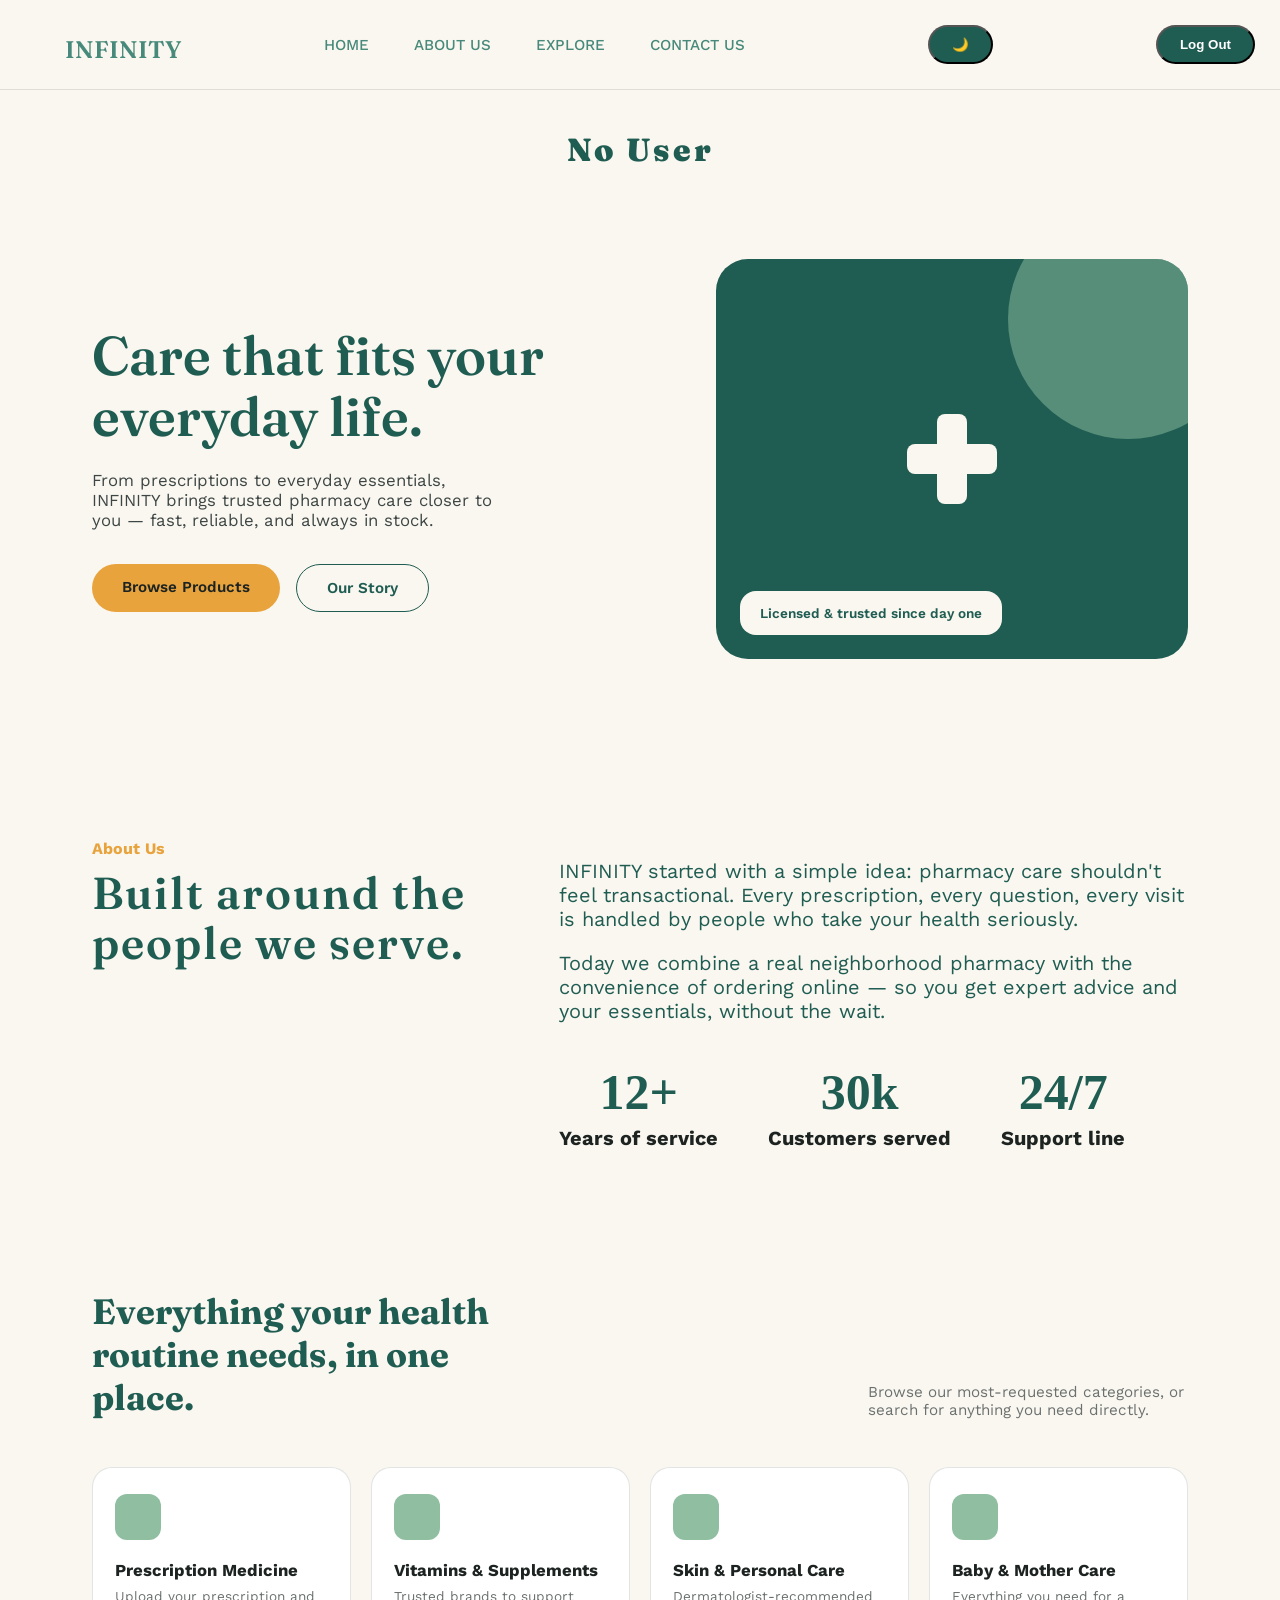
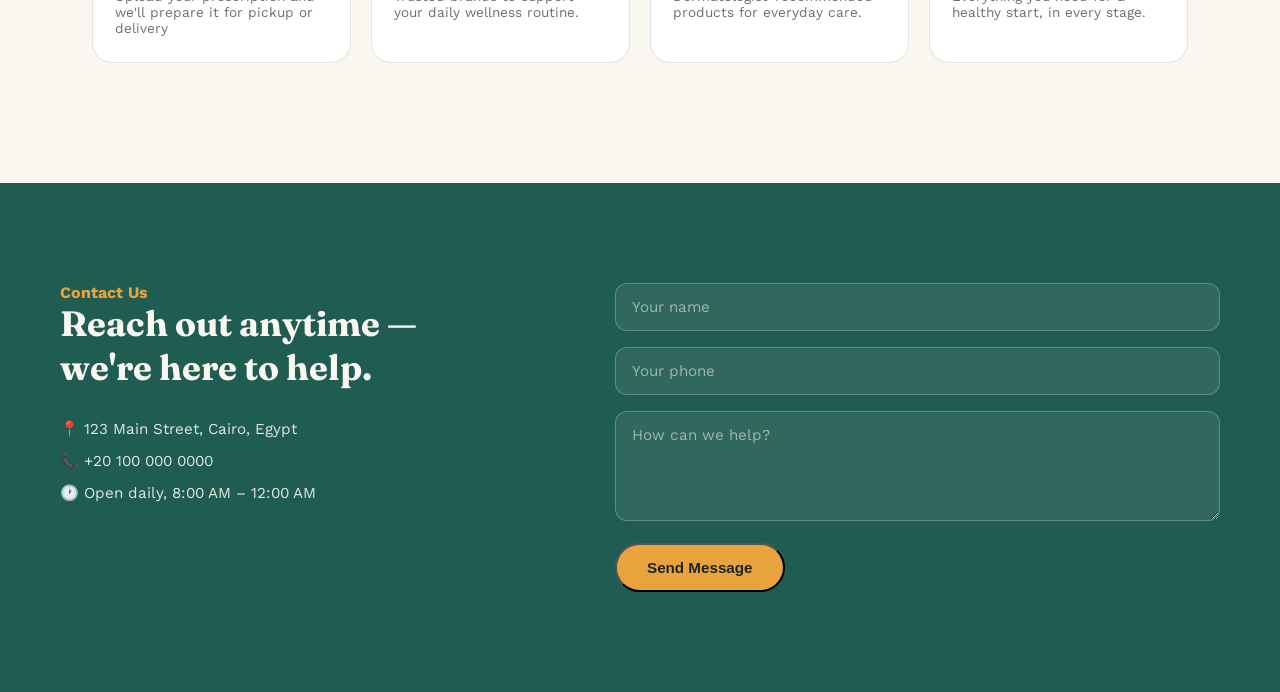
<file: wb.html>
<!DOCTYPE html>
<html lang="en">

<head>
    <meta charset="UTF-8">
    <meta name="viewport" content="width=device-width, initial-scale=1.0">
    <title>INFINITY</title>
    <link rel="stylesheet" href="wb.css">
    <link
        href="https://fonts.googleapis.com/css2?family=Fraunces:opsz,wght@9..144,400;9..144,500;9..144,600;9..144,700&family=Work+Sans:wght@400;500;600;700&display=swap"
        rel="stylesheet">
    <link rel="preconnect" href="https://fonts.googleapis.com">
    <link rel="preconnect" href="https://fonts.gstatic.com" crossorigin>
</head>

<body onload="check()">
<nav class="bar">
    <h2>INFINITY</h2>
    <ul id="navLinks">
        <li><a href="#home">HOME</a></li>
        <li><a href="#about">ABOUT US</a></li>
        <li><a href="#explore">EXPLORE</a></li>
        <li><a href="#contact">CONTACT US</a></li>
    </ul>
    <button id="themeToggle">🌙</button>
    <button id="#" onclick="logout()">Log Out</button>
    <button id="hamburger" class="ham-btn">☰</button>
</nav>
    <h2 id="viewname" class="head">No User</h2>
    <section id="home" class="mm">
        <div>
            <h1>Care that fits your everyday life.</h1>
            <p>From prescriptions to everyday essentials, INFINITY brings trusted pharmacy care closer to you — fast,
                reliable, and always in stock.</p>

            <div class="actions">
                <a href="" class="btnone">Browse Products</a>
                <a href="" class="btntwo">Our Story</a>
            </div>

        </div>
        <div class="isual">
            <div class="cross"></div>
            <div class="hero-badge">Licensed &amp; trusted since day one</div>
        </div>
    </section>

    <section class="about" id="about">
        <div>
            <div class="section-label">About Us</div>
            <h2 class="uu">Built around the people we serve.</h2>
        </div>
        <div class="about-copy">
            <p>INFINITY started with a simple idea: pharmacy care shouldn't feel transactional. Every prescription,
                every question, every visit is handled by people who take your health seriously.</p>
            <p>Today we combine a real neighborhood pharmacy with the convenience of ordering online — so you get expert
                advice and your essentials, without the wait.</p>
            <div class="about-stats">
                <div>
                    <div class="stat-num">12+</div>
                    <div class="stat-label">Years of service</div>
                </div>
                <div>
                    <div class="stat-num">30k</div>
                    <div class="stat-label">Customers served</div>
                </div>
                <div>
                    <div class="stat-num">24/7</div>
                    <div class="stat-label">Support line</div>
                </div>
            </div>
        </div>
    </section>

    <section class="explore" id="explore">
        <div class="explore-head">
            <h2>Everything your health routine needs, in one place.</h2>
            <p>Browse our most-requested categories, or search for anything you need directly.</p>
        </div>
        <div class="product-grid">
            <div class="product-card">
                <div class="dot"></div>
                <h3>Prescription Medicine </h3>
                <p>Upload your prescription and we'll prepare it for pickup or delivery</p>
            </div>

            <div class="product-card">
                <div class="dot"></div>
                <h3>Vitamins & Supplements</h3>
                <p>Trusted brands to support your daily wellness routine.</p>
            </div>

            <div class="product-card">
                <div class="dot"></div>
                <h3>Skin & Personal Care </h3>
                <p>Dermatologist-recommended products for everyday care.</p>
            </div>

            <div class="product-card">
                <div class="dot"></div>
                <h3>Baby & Mother Care </h3>
                <p>Everything you need for a healthy start, in every stage.</p>
            </div>
        </div>


    </section>


    <section class="contact" id="contact">
        <div class="contact-inner">
            <div>
                <div class="section-label">Contact Us</div>
                <h2>Reach out anytime — we're here to help.</h2>
                <div class="contact-info">
                    <div>📍 123 Main Street, Cairo, Egypt</div>
                    <div>📞 +20 100 000 0000</div>
                    <div>🕐 Open daily, 8:00 AM – 12:00 AM</div>
                </div>
            </div>
            <form onsubmit="sendToWhatsApp(event)">
                <input type="text" placeholder="Your name" id="name">
                <input type="tel" placeholder="Your phone" id="email">
                <textarea placeholder="How can we help?" id="area"></textarea>
                <button type="submit" class="btnone">Send Message</button>
            </form>
        </div>
    </section>

    <script>
        function check() {
            let name = localStorage.getItem("play");
            if (name) {
                document.getElementById("viewname").innerText = "Welcome Back " + name;
            }
        }

        function logout() {
            localStorage.removeItem("play");
            window.location = "index.html";
        }

        function toggleTheme() {
            let html = document.documentElement;
            let current = html.getAttribute("data-theme");

            if (current === "dark") {
                html.setAttribute("data-theme", "light");
            } else {
                html.setAttribute("data-theme", "dark");
            }
        }

        document.getElementById("themeToggle").addEventListener("click", toggleTheme);

        function toggleMenu() {
            document.getElementById("navLinks").classList.toggle("show");
        }

        document.getElementById("hamburger").addEventListener("click", toggleMenu);

        function sendToWhatsApp(event) {
            event.preventDefault();
            let name = document.getElementById("name").value;
            let email = document.getElementById("email").value;
            let message = document.getElementById("area").value;

            let text = "New Message From " + name + '\n' + "The Phone is: " + email + '\n' + "The Message is: " + message;

            let pn = "201211196313";

            let url = "https://wa.me/" + pn + "?text=" + encodeURIComponent(text);

            window.open(url, "_blank");
        }
    </script>
</body>

</html>
</file>
<file: wb.css>
* {
   padding: 0;
   margin: 0;
   box-sizing: border-box;
   scroll-behavior: smooth;
 }

 :root {

   --cream: #FAF7F0;
   --deep-teal: #1F5C52;
   --sage: #8FBFA0;
   --amber: #E8A33D;
   --ink: #1C2321;
   --line: rgba(28, 35, 33, 0.12);
   --font-display: 'Fraunces', serif;
   --font-body: 'Work Sans', sans-serif;
   --font: 'Lucida Sans', 'Lucida Sans Regular', 'Lucida Grande', 'Lucida Sans Unicode', Geneva, Verdana, sans-serif;

 }

 [data-theme="dark"] {
  --cream: #14201D;
  --deep-teal: #5FAE9B;
  --sage: #6FA898;
  --amber: #E8A33D;
  --ink: #EDEBE6;
  --line: rgba(250, 247, 240, 0.12);
}
 .head {
   font-family: var(--font-display);
   font-size: 32px;
   font-weight: 900;
   padding: 10px 0;
   color: var(--deep-teal);
   font-style: var(--font);
   display: flex;
   justify-content: center;
   align-items: center;
   margin-top: 30px;
   border-radius: 20px;
   letter-spacing: 3px;
 }

 body {
   scroll-behavior: smooth;
   font-family: var(--font-body);
   background: var(--cream);
 }
.ham{
  border-radius: 50%;
  background-color: #E8A33D;
  padding: 30px;
}

/* زرار الهمبرجر: مخفي على الشاشات الكبيرة، هيظهر بس في الـ media query تحت */
.ham-btn {
    display: none;
    background: none;
    border: none;
    font-size: 1.8rem;
    color: var(--deep-teal);
    cursor: pointer;
}

 .bar {
   display: flex;
   justify-content: space-between;
   align-items: center;
   background-color: var(--teal-50);
    position: sticky;
    top: 0;
    z-index: 100;
   padding: 25px;
   background-color: #FAF7F0;
   border-bottom: 1px solid rgba(28, 35, 33, 0.12);
 }

 .bar h2 {
   font-size: 1.5rem;
   font-weight: 600;
   color: #47897A;
   position: relative;
   font-family: var(--font-display);
   left: 40px;
   top: 5px;
   letter-spacing: 0.3px;
 }

 .bar ul {
   list-style-type: none;
 }

 .bar li {
   display: inline-block;
 }

 .bar button {
   background-color: #1F5C52;
   padding: 10px 22px;
   border-radius: 25px;
   color: white;
   font-weight: bold;

 }

 .bar a {
   text-decoration: none;
   margin: 0 10px;
   font-size: 0.95rem;
   font-weight: 500;
   padding: 10px;
   border-radius: 10px;
   color: #47897A;
   transition: 0.3s all ease;
   display: inline-block;
   position: relative;
 }

 .bar a::after {
   content: '';
   position: absolute;
   left: 10px;
   bottom: 4px;
   width: 0;
   height: 2px;
   background: #E8A33D;
   transition: all 0.25s ease;
 }

 .bar a:hover::after {
   width: calc(100% - 20px);
 }

 .mm {
   display: grid;
   align-items: center;
   gap: 48px;
   padding: 80px 32px 100px;
   max-width: 1160px;
   margin: 0 auto;
   grid-template-columns: 1.1fr 0.9fr;
 }

 .mm h1 {
   font-family: var(--font-display);
   font-size: 3.4rem;
   font-weight: 600;
   color: var(--deep-teal);
   line-height: 1.12;
   max-width: 480px;
   margin-top: 20px;
 }

 .mm p {
   margin-top: 22px;
   font-size: 1.05rem;
   max-width: 420px;
   color: #3d4644;
 }

 .actions {
   margin-top: 34px;
   display: flex;
   gap: 16px;
 }

 .btnone {
   background-color: var(--amber);
   color: var(--ink);
   padding: 14px 30px;
   border-radius: 25px;
   text-decoration: none;
   font-weight: 600;
   font-size: 0.95rem;
 }

 .btntwo {
   border: 1.5px solid var(--deep-teal);
   color: var(--deep-teal);
   padding: 14px 30px;
   border-radius: 25px;
   font-weight: 600;
   font-size: 0.95rem;
   text-decoration: none;
 }

 .isual {
   position: relative;
   min-height: 400px;
   background: var(--deep-teal);
   border-radius: 32px;
   display: flex;
   align-items: center;
   justify-content: center;
   overflow: hidden;
 }

 .isual::before {
   content: '';
   position: absolute;
   width: 240px;
   height: 240px;
   background: var(--sage);
   border-radius: 50%;
   top: -60px;
   right: -60px;
   opacity: 0.5;
 }

 .cross {
   width: 90px;
   height: 90px;
   position: relative;
   z-index: 2;
 }

 .cross::before,
 .cross::after {
   content: '';
   position: absolute;
   background: var(--cream);
   border-radius: 8px;
 }

 .cross::before {
   width: 100%;
   height: 30px;
   top: 30px;
 }

 .cross::after {
   width: 30px;
   height: 100%;
   left: 30px;
 }

 .hero-badge {
   position: absolute;
   bottom: 24px;
   left: 24px;
   background: var(--cream);
   padding: 14px 20px;
   border-radius: 16px;
   font-size: 0.85rem;
   font-weight: 600;
   color: var(--deep-teal);
   z-index: 3;
 }

 .about {
   display: grid;
   margin: 0 auto;
   grid-template-columns: 0.6fr 0.9fr;
   max-width: 1160px;
   padding: 80px 32px;
   gap: 48px;
 }

 .stat-num {
   font-size: 50px;
   color: var(--deep-teal);
   font-family: 'Times New Roman', Times, serif;
   text-align: center;
   margin-bottom: 5px;
   font-weight: bold;

 }

 .about-stats {
   display: inline-flex;
   gap: 50px;
   margin-top: 40px;
 }

 .uu {
   font-family: var(--font-display);
   font-size: 2.8rem;
   font-weight: 600;
   color: var(--deep-teal);
   line-height: 1.12;
   max-width: 480px;
   margin-top: 10px;
   letter-spacing: 2px;
 }

 .section-label {
   color: var(--amber);
   font-weight: bold;
 }

 .stat-label {
   font-weight: 700;
   color: var(--ink);
 }

 .about-copy {
   color: var(--deep-teal);
   font-size: 20px;
 }

 .about-copy p {
   margin-top: 20px;
 }

 .product-grid {
   display: grid;
   grid-template-columns: repeat(4, 1fr);
   gap: 20px;
 }

 .product-card {
   background: #fff;
   border: 1px solid var(--line);
   border-radius: 20px;
   padding: 26px 22px;
   transition: all 0.2s ease;
 }

 .product-card:hover {
   border-color: var(--sage);
 }

 .dot {
   width: 46px;
   height: 46px;
   border-radius: 12px;
   background: var(--sage);
   margin-bottom: 20px;
 }

 .product-card h3 {
   font-size: 1.05rem;
   margin-bottom: 8px;
   color: var(--ink);
 }

 .product-card p {
   font-size: 0.85rem;
   color: #6b716f;
 }

 .explore-head {
   display: flex;
   justify-content: space-between;
   align-items: flex-end;
   margin-bottom: 48px;
   flex-wrap: wrap;
   gap: 20px;
 }

 .explore-head h2 {
   font-family: var(--font-display);
   font-size: 2.2rem;
   color: var(--deep-teal);
   max-width: 460px;
 }

 .explore-head p {
   max-width: 320px;
   color: #6b716f;
   font-size: 0.95rem;
 }

 .explore {
   padding: 60px 32px 120px;
   max-width: 1160px;
   margin: 0 auto;
 }

 .contact {
   background: var(--deep-teal);
   color: var(--cream);
   padding: 100px 32px;
 }

 .contact-inner {
   max-width: 1160px;
   margin: 0 auto;
   display: grid;
   grid-template-columns: 0.9fr 1.1fr;
   gap: 60px;
 }

 .contact h2 {
   font-family: var(--font-display);
   font-size: 2.2rem;
   max-width: 380px;
   line-height: 1.25;
 }

 .contact-info {
   margin-top: 30px;
   font-size: 0.95rem;
 }

 .contact-info div {
   margin-bottom: 14px;
   opacity: 0.9;
 }

 form {
   display: flex;
   flex-direction: column;
   gap: 16px;
 }
   input, textarea {
    background: rgba(250,247,240,0.08);
    border: 1px solid rgba(250,247,240,0.25);
    border-radius: 12px;
    padding: 14px 16px;
    color: var(--cream);
    font-family: var(--font-body);
    font-size: 0.95rem;
  }

  input::placeholder, textarea::placeholder { color: rgba(250,247,240,0.55); }

  textarea { resize: vertical; min-height: 110px; }

  form .btnone{
    align-self: flex-start;
    margin-top: 6px;
  }

  /* ==================== RESPONSIVE ==================== */

@media (max-width: 900px) {
  .bar {
    flex-wrap: wrap;
    padding: 15px;
  }

  .bar h2 {
    left: 0;
    top: 0;
  }

  /* هنا بس، جوه الموبايل، نخفي القائمة الأصلية ونظهر الهمبرجر */
  .bar ul {
    display: none;
    position: absolute;
    top: 100%;
    left: 0;
    right: 0;
    background: var(--cream);
    flex-direction: column;
    padding: 20px;
    border-bottom: 1px solid var(--line);
  }

  .bar ul.show {
    display: flex;
  }

  .bar li {
    display: block;
    text-align: center;
    margin: 8px 0;
  }

  .ham-btn {
    display: block;
  }

  .mm {
    grid-template-columns: 1fr;
    padding: 40px 20px 60px;
    text-align: center;
  }

  .mm h1 {
    font-size: 2.2rem;
    max-width: 100%;
    margin-left: auto;
    margin-right: auto;
  }

  .mm p {
    max-width: 100%;
    margin-left: auto;
    margin-right: auto;
  }

  .actions {
    justify-content: center;
  }

  .about {
    grid-template-columns: 1fr;
    padding: 40px 20px;
    text-align: center;
  }

  .uu {
    max-width: 100%;
    font-size: 2rem;
  }

  .about-stats {
    justify-content: center;
    flex-wrap: wrap;
    gap: 24px;
  }

  .product-grid {
    grid-template-columns: repeat(2, 1fr);
  }

  .explore {
    padding: 40px 20px 60px;
  }

  .explore-head {
    flex-direction: column;
    align-items: flex-start;
  }

  .contact-inner {
    grid-template-columns: 1fr;
    gap: 30px;
  }

  .contact {
    padding: 60px 20px;
  }

  .contact h2 {
    max-width: 100%;
  }
}

@media (max-width: 520px) {
  .bar button {
    padding: 8px 16px;
    font-size: 0.85rem;
  }

  .mm h1 {
    font-size: 1.8rem;
  }

  .product-grid {
    grid-template-columns: 1fr;
  }

  .stat-num {
    font-size: 36px;
  }
}
</file>
